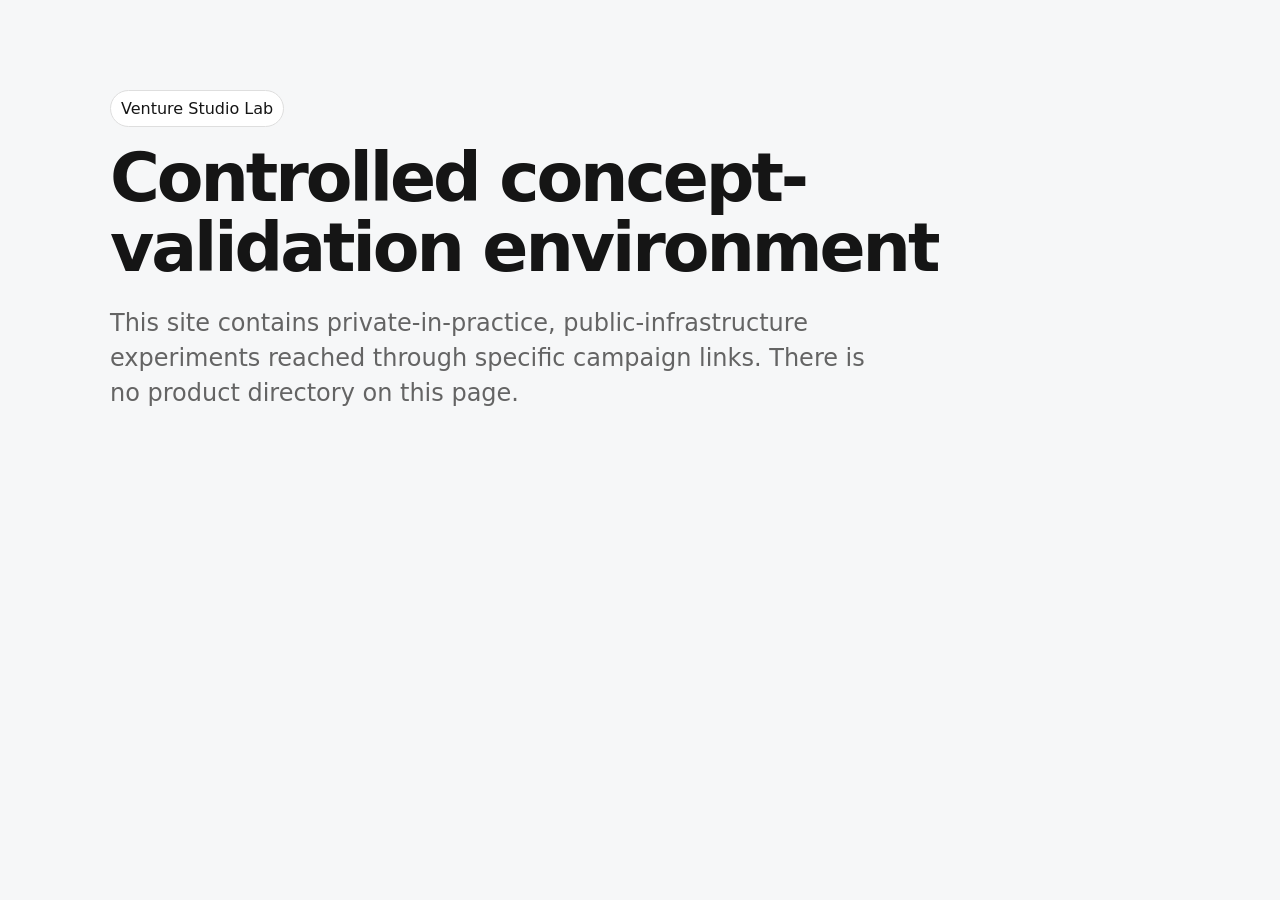
<file: index.html>
<!doctype html>
<html lang="en">
<head>
  <meta charset="utf-8">
  <meta name="viewport" content="width=device-width,initial-scale=1">
  <meta name="robots" content="noindex,nofollow,noarchive">
  <title>Venture Studio Lab — Concept Validation</title>
  <link rel="stylesheet" href="/styles.css">
</head>
<body>
  <main class="wrap gate">
    <span class="badge">Venture Studio Lab</span>
    <h1>Controlled concept-validation environment</h1>
    <p class="lede">This site contains private-in-practice, public-infrastructure experiments reached through specific campaign links. There is no product directory on this page.</p>
  </main>
</body>
</html>
</file>
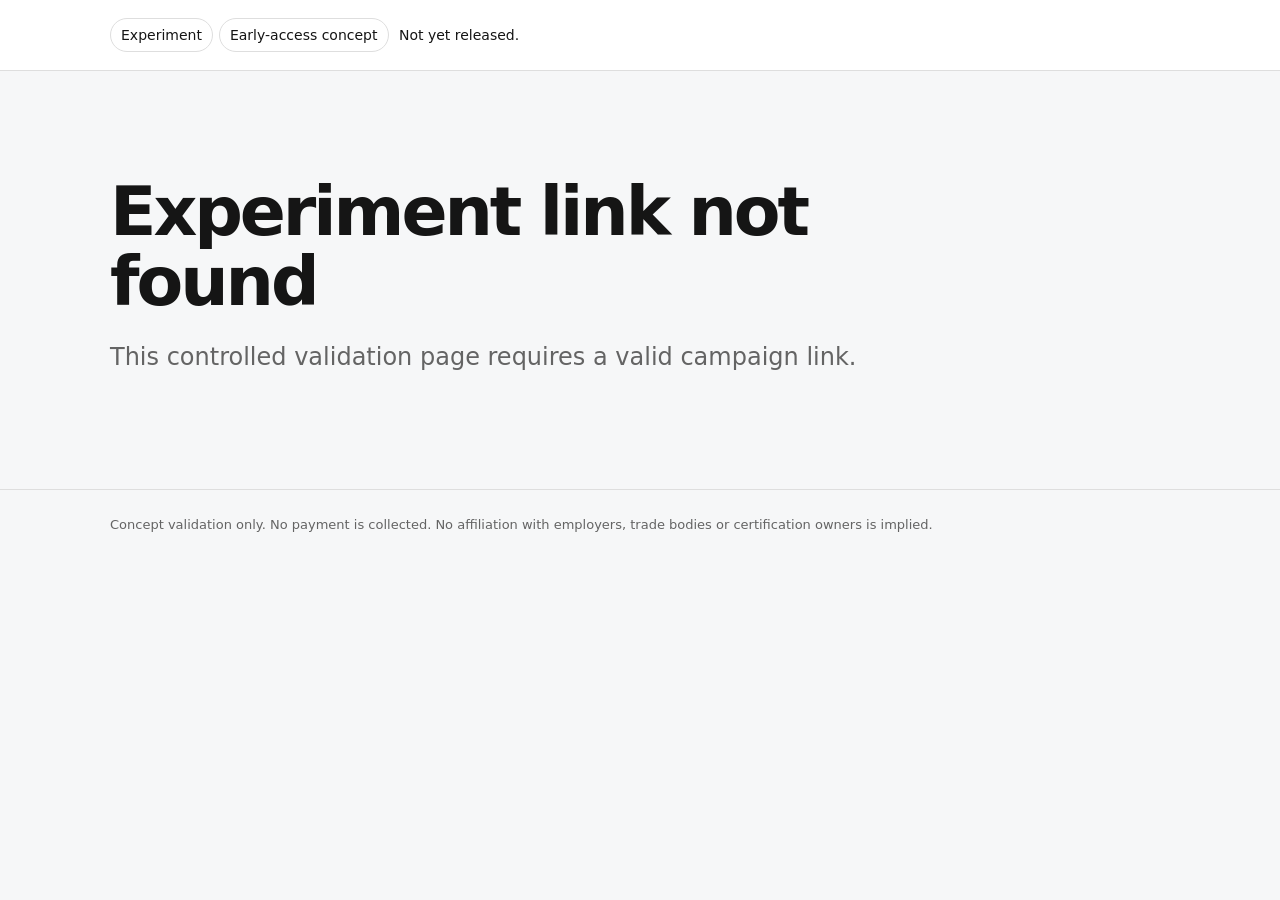
<file: concept.html>
<!doctype html>
<html lang="en">
<head>
  <meta charset="utf-8">
  <meta name="viewport" content="width=device-width,initial-scale=1">
  <meta name="robots" content="noindex,nofollow,noarchive">
  <title>Early-access concept</title>
  <link rel="stylesheet" href="/styles.css">
</head>
<body>
  <div class="top"><div class="wrap"><span class="badge" id="rootBadge">Experiment</span><span class="badge">Early-access concept</span> Not yet released.</div></div>
  <main id="conceptApp" class="hide">
    <section class="hero"><div class="wrap">
      <div class="kicker" id="audience"></div>
      <h1 id="headline"></h1>
      <p class="lede" id="subheadline"></p>
    </div></section>
    <section><div class="wrap grid">
      <div class="card">
        <h2>Built around the narrow job</h2>
        <ul id="bullets"></ul>
        <h3 id="whyTitle"></h3>
        <p id="whyText"></p>
        <h3>What it deliberately does not try to be</h3>
        <p id="boundary"></p>
      </div>
      <div class="card">
        <h2>Early-access pricing test</h2>
        <p>Would you seriously consider this offer? <strong>No charge is made today.</strong></p>
        <p id="freeTierNote" class="note hide"></p>
        <div class="price"><div class="plan"><span id="planName"></span><strong id="planPrice"></strong><small id="planDetail"></small></div></div>
        <button class="primary" id="reserve">Reserve early access — no charge today</button>
        <p class="note">This is a demand test for a product concept. Reserving does not create a purchase or subscription.</p>
        <form class="form" id="reserveForm">
          <h3>Reserve your spot</h3>
          <label>Email</label><input required type="email" name="email" autocomplete="email">
          <label id="roleLabel"></label><select required name="role" id="roleSelect"><option value="">Select…</option></select>
          <label>What do you use today?</label>
          <select required name="current_tool" id="toolSelect"><option value="">Select…</option></select>
          <label>How often do you do this job?</label>
          <select required name="frequency"><option value="">Select…</option><option>Daily</option><option>Several times a week</option><option>Weekly</option><option>Several times a month</option><option>Monthly or less</option></select>
          <label class="consent-row"><input required type="checkbox" name="consent" value="yes"><span>I agree to provide my email and experiment answers for concept validation and possible early-access follow-up. <a href="/privacy.html" target="_blank" rel="noopener">Privacy notice</a>.</span></label>
          <button class="primary" type="submit">Confirm reservation</button>
          <div class="status" id="status"></div>
        </form>
      </div>
    </div></section>
  </main>
  <main id="invalidApp" class="wrap gate hide"><h1>Experiment link not found</h1><p class="lede">This controlled validation page requires a valid campaign link.</p></main>
  <footer class="footer"><div class="wrap">Concept validation only. No payment is collected. No affiliation with employers, trade bodies or certification owners is implied.</div></footer>
  <script src="/concepts.js"></script>
  <script src="/config.js"></script>
  <script src="/app.js"></script>
</body>
</html>
</file>
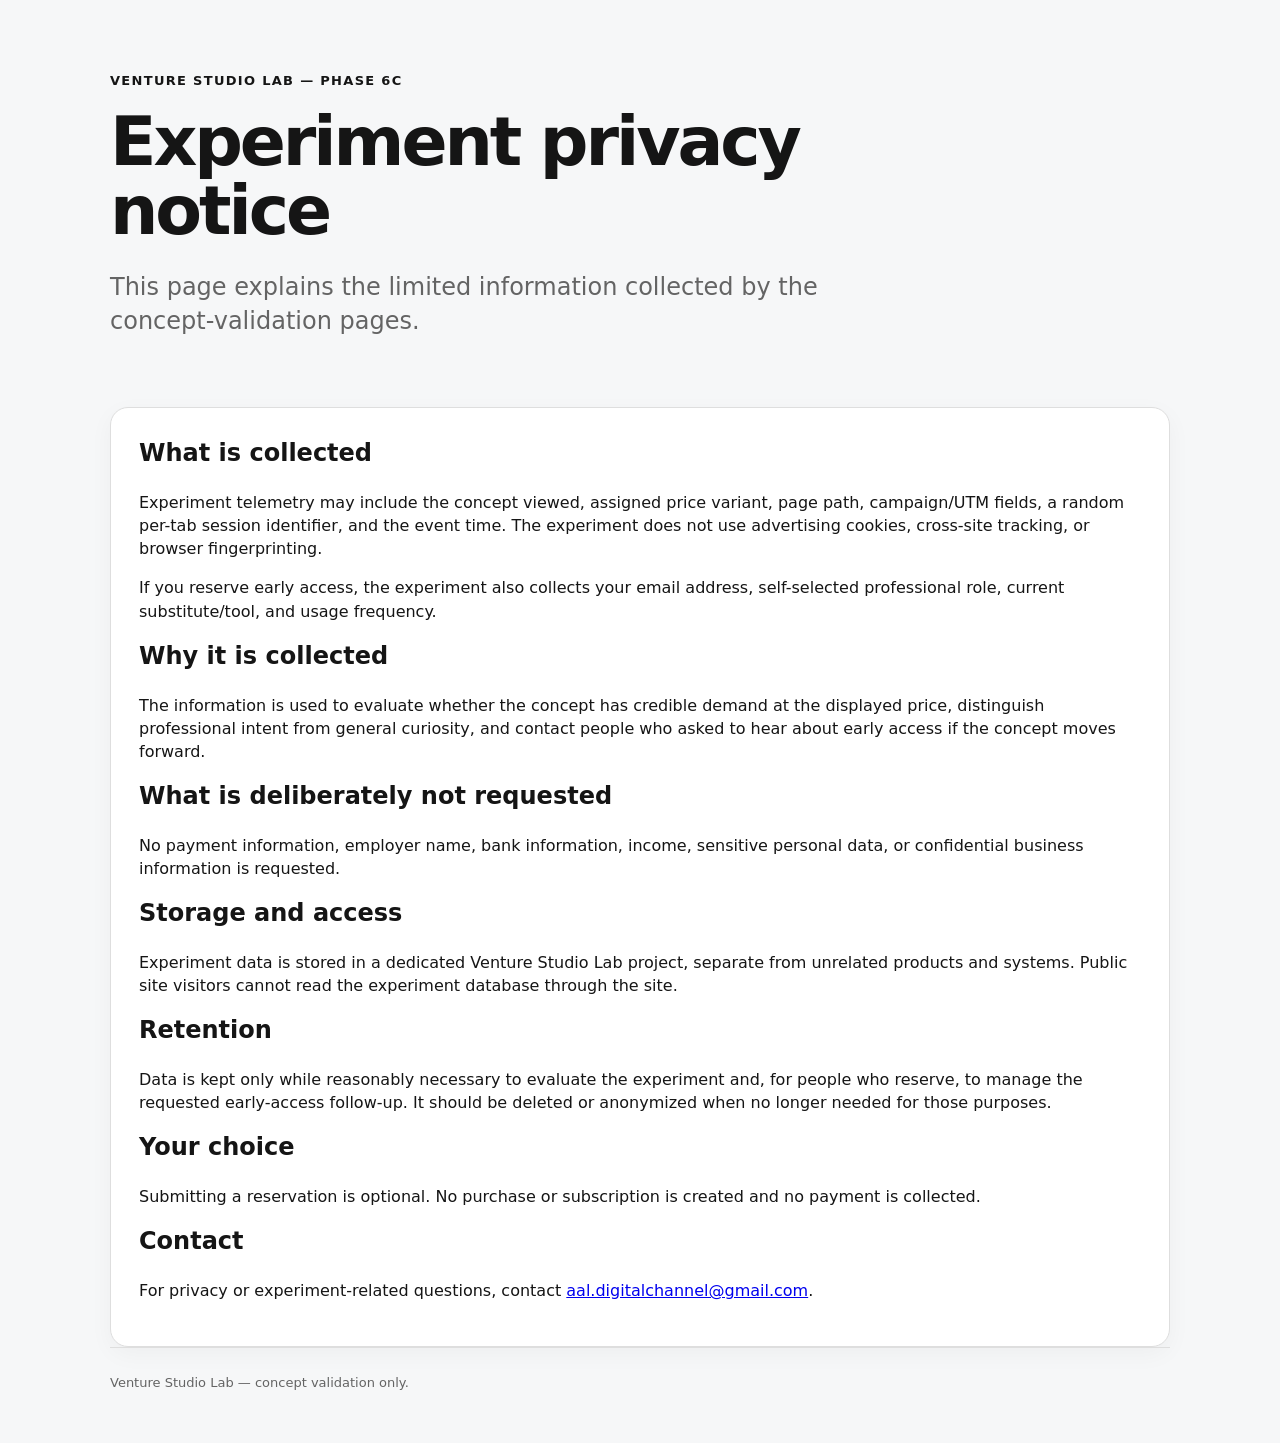
<file: privacy.html>
<!doctype html>
<html lang="en">
<head>
  <meta charset="utf-8"><meta name="viewport" content="width=device-width,initial-scale=1">
  <meta name="robots" content="noindex,nofollow,noarchive">
  <title>Experiment privacy notice</title>
  <link rel="stylesheet" href="/styles.css">
</head>
<body>
  <div class="wrap hero"><div class="kicker">Venture Studio Lab — Phase 6C</div><h1>Experiment privacy notice</h1><p class="lede">This page explains the limited information collected by the concept-validation pages.</p></div>
  <div class="wrap card">
    <h2>What is collected</h2>
    <p>Experiment telemetry may include the concept viewed, assigned price variant, page path, campaign/UTM fields, a random per-tab session identifier, and the event time. The experiment does not use advertising cookies, cross-site tracking, or browser fingerprinting.</p>
    <p>If you reserve early access, the experiment also collects your email address, self-selected professional role, current substitute/tool, and usage frequency.</p>
    <h2>Why it is collected</h2>
    <p>The information is used to evaluate whether the concept has credible demand at the displayed price, distinguish professional intent from general curiosity, and contact people who asked to hear about early access if the concept moves forward.</p>
    <h2>What is deliberately not requested</h2>
    <p>No payment information, employer name, bank information, income, sensitive personal data, or confidential business information is requested.</p>
    <h2>Storage and access</h2>
    <p>Experiment data is stored in a dedicated Venture Studio Lab project, separate from unrelated products and systems. Public site visitors cannot read the experiment database through the site.</p>
    <h2>Retention</h2>
    <p>Data is kept only while reasonably necessary to evaluate the experiment and, for people who reserve, to manage the requested early-access follow-up. It should be deleted or anonymized when no longer needed for those purposes.</p>
    <h2>Your choice</h2>
    <p>Submitting a reservation is optional. No purchase or subscription is created and no payment is collected.</p>
    <h2>Contact</h2>
    <p>For privacy or experiment-related questions, contact <a href="mailto:aal.digitalchannel@gmail.com">aal.digitalchannel@gmail.com</a>.</p>
  </div>
  <div class="wrap footer">Venture Studio Lab — concept validation only.</div>
</body>
</html>
</file>
<file: styles.css>
:root{--max:1060px;--ink:#151515;--muted:#646464;--line:#dedede;--bg:#f6f7f8;--card:#fff}*{box-sizing:border-box}body{margin:0;font-family:Inter,ui-sans-serif,system-ui,-apple-system,BlinkMacSystemFont,"Segoe UI",sans-serif;color:var(--ink);background:var(--bg);line-height:1.45}.wrap{width:min(var(--max),calc(100% - 36px));margin:0 auto}.top{padding:18px 0;font-size:14px;border-bottom:1px solid var(--line);background:#fff}.hero{padding:72px 0 44px}.gate{padding:90px 0}.kicker{font-size:13px;text-transform:uppercase;letter-spacing:.1em;font-weight:700}h1{font-size:clamp(38px,6vw,68px);line-height:1.02;letter-spacing:-.045em;margin:16px 0;max-width:920px}h2{margin-top:0}.lede{font-size:clamp(18px,2vw,24px);color:var(--muted);max-width:780px}.grid{display:grid;grid-template-columns:1.15fr .85fr;gap:28px;align-items:start;padding:18px 0 72px}.card{background:var(--card);border:1px solid var(--line);border-radius:18px;padding:28px;box-shadow:0 7px 24px rgba(0,0,0,.04)}ul{padding-left:20px}li{margin:10px 0}.price{display:grid;gap:12px;margin-top:18px}.plan{border:1px solid #111;border-radius:14px;padding:18px;background:white;text-align:left}.plan strong{display:block;font-size:21px;margin-top:4px}.plan small{color:var(--muted)}button.primary{border:0;width:100%;padding:15px 18px;border-radius:12px;background:#111;color:white;font-weight:700;font-size:16px;cursor:pointer;margin-top:14px}button.primary:disabled{opacity:.4;cursor:not-allowed}.note,.status{color:var(--muted);font-size:13px;margin-top:10px}.form{display:none;margin-top:20px;border-top:1px solid var(--line);padding-top:20px}.form.open{display:block}label{font-size:13px;font-weight:700;display:block;margin:14px 0 6px}input,select{width:100%;padding:12px 13px;border:1px solid #bbb;border-radius:10px;background:white;font:inherit}.consent-row{display:flex;align-items:flex-start;gap:9px;font-weight:400;line-height:1.35}.consent-row input[type=checkbox]{width:auto;margin-top:3px;flex:0 0 auto}.footer{border-top:1px solid var(--line);padding:26px 0 50px;color:var(--muted);font-size:13px}.badge{display:inline-block;border:1px solid var(--line);border-radius:999px;padding:6px 10px;background:white;margin-right:6px}.hide{display:none!important}@media(max-width:800px){.grid{grid-template-columns:1fr}.hero{padding-top:48px}}
</file>
